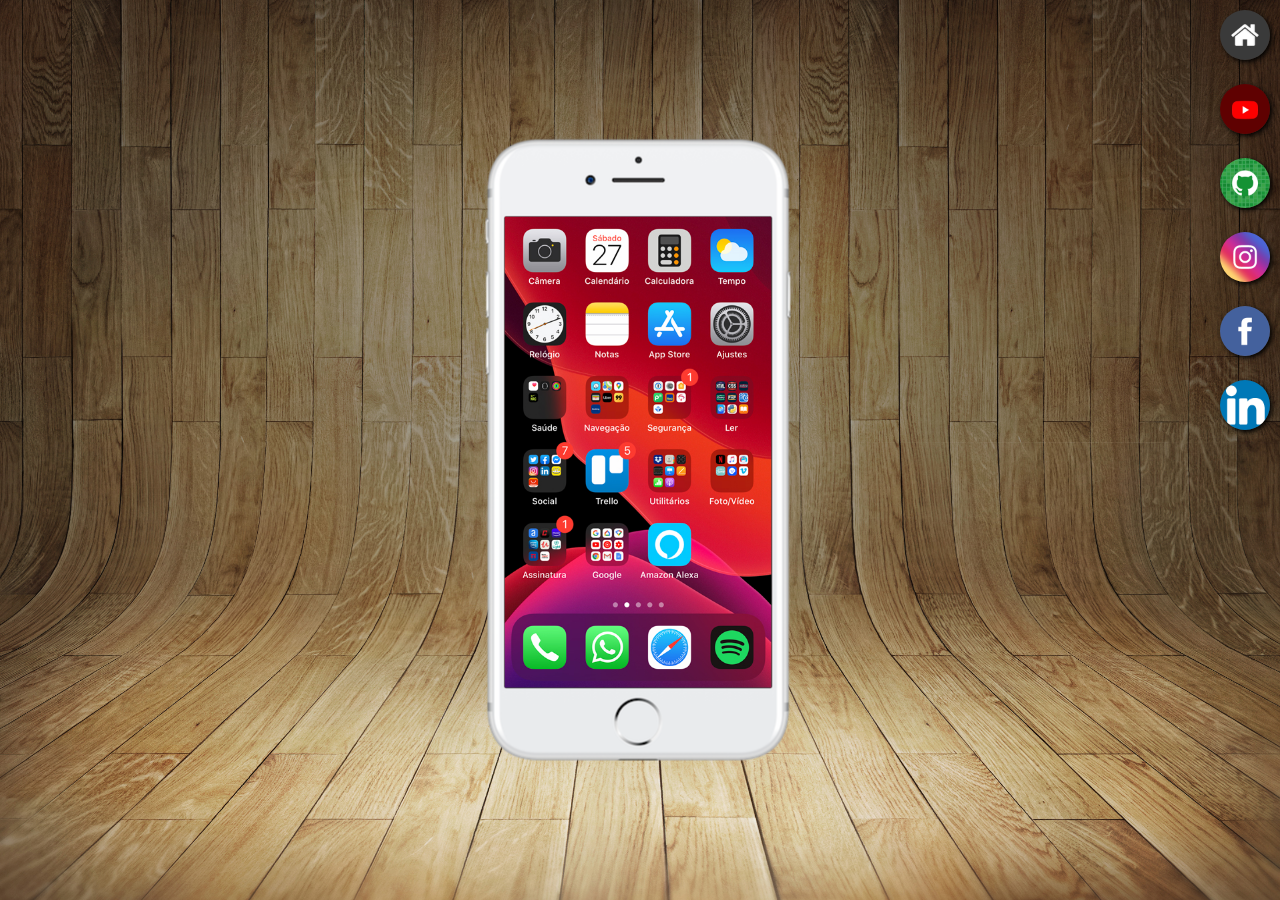
<file: index.html>
<!DOCTYPE html>
<html lang="pt-br">
<head>
    <meta charset="UTF-8">
    <meta http-equiv="X-UA-Compatible" content="IE=edge">
    <meta name="viewport" content="width=device-width, initial-scale=1.0">
    <link rel="shortcut icon" href="favicon.ico" type="image/x-icon">
    <link rel="stylesheet" href="estilos/style.css">
    <title>Projeto Redes Sociais</title>
</head>
<body>
    <main>
        <section id="telefone">
            <iframe src="home.html" name="tela" id="tela" frameborder="0">
                Seu navegador não é compatível com isso.
            </iframe>
        </section>
        <section id="redes-sociais">
            <a href="home.html" target="tela"><img src="imagens/logo-home.jpg" alt="Home"></a><br>
            <a href="youtube.html" target="tela"><img src="imagens/logo-youtube.jpg" alt="Youtube"></a><br>
            <a href="github.html" target="tela"><img src="imagens/logo-github.jpg" alt="GitHub"></a><br>
            <a href="instagram.html" target="tela"><img src="imagens/logo-instagram.jpg" alt="Instagram"></a><br>
            <a href="facebook.html" target="tela"><img src="imagens/logo-facebook.jpg" alt="Facebook"></a><br>
            <a href="linkedin.html" target="tela"><img src="imagens/logo linkedin.jpg" alt="linkedin"></a>
        </section>
    </main>
</body>
</html>
</file>
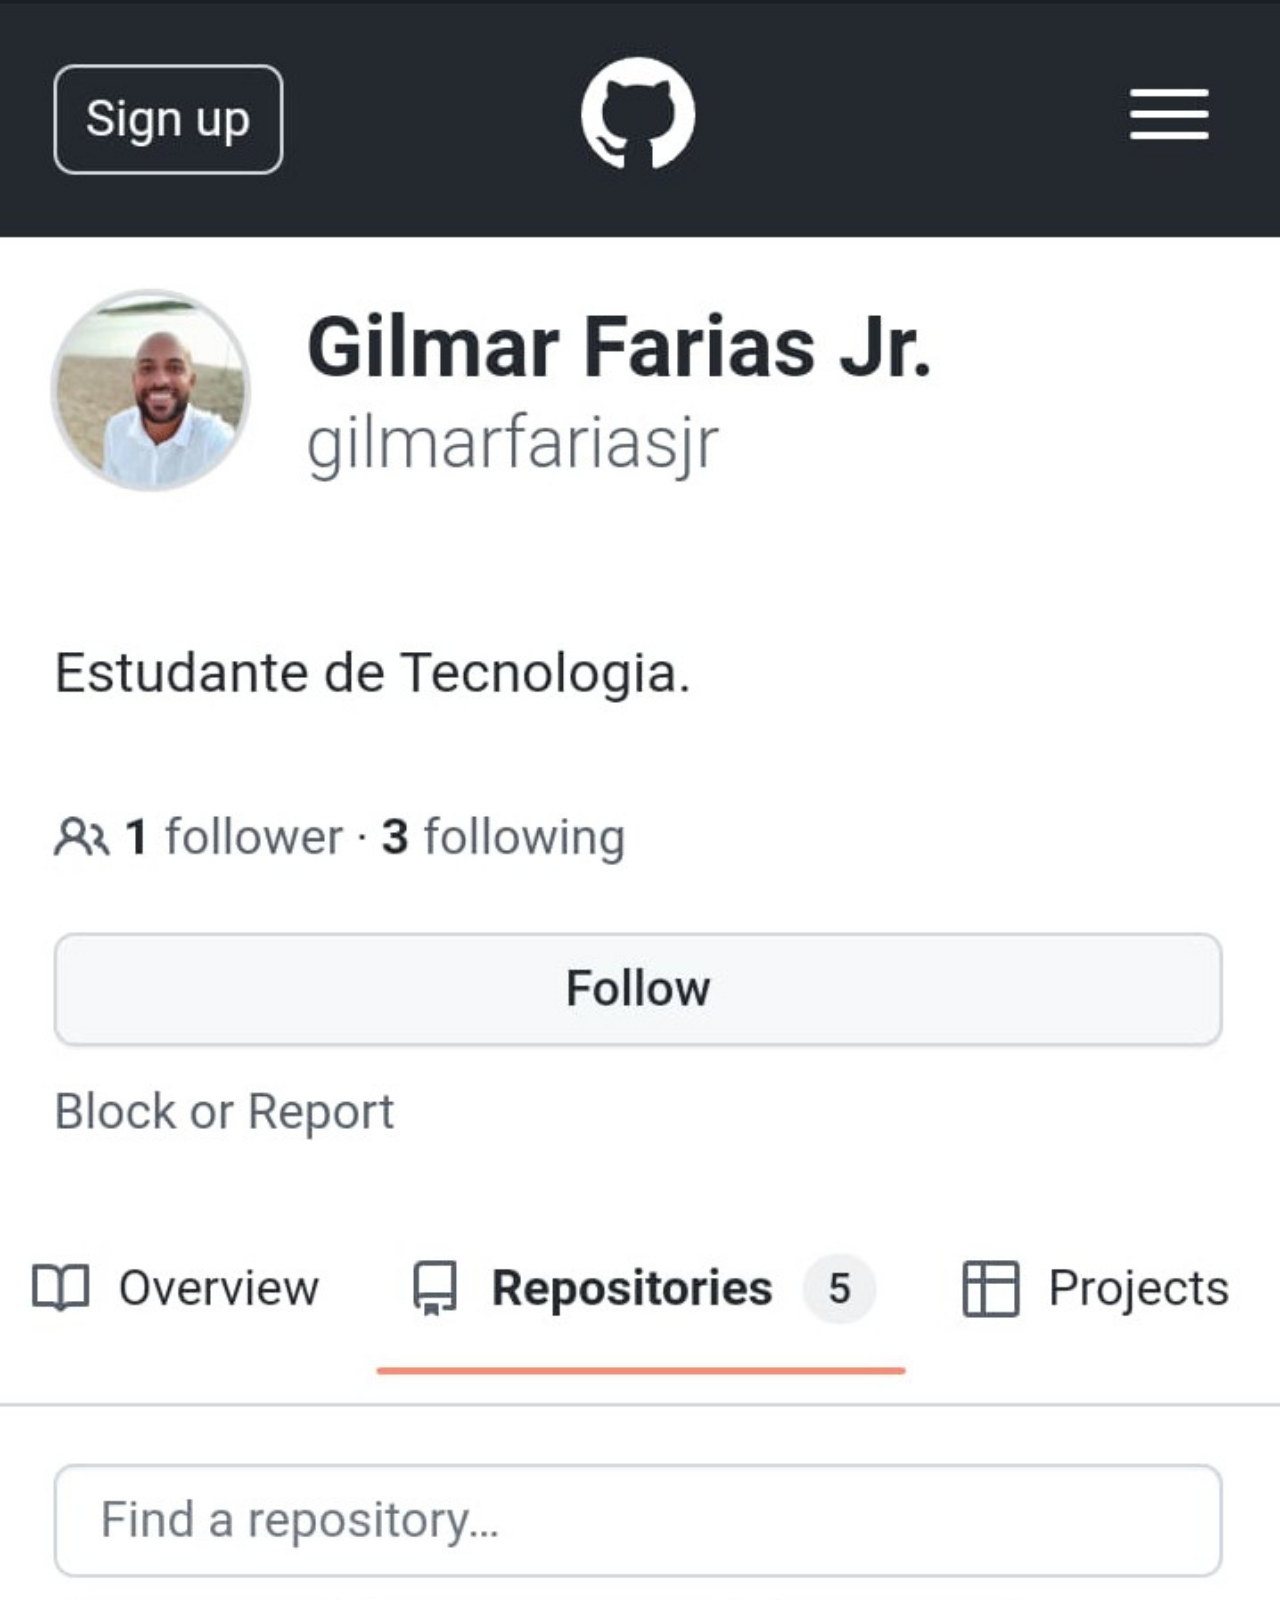
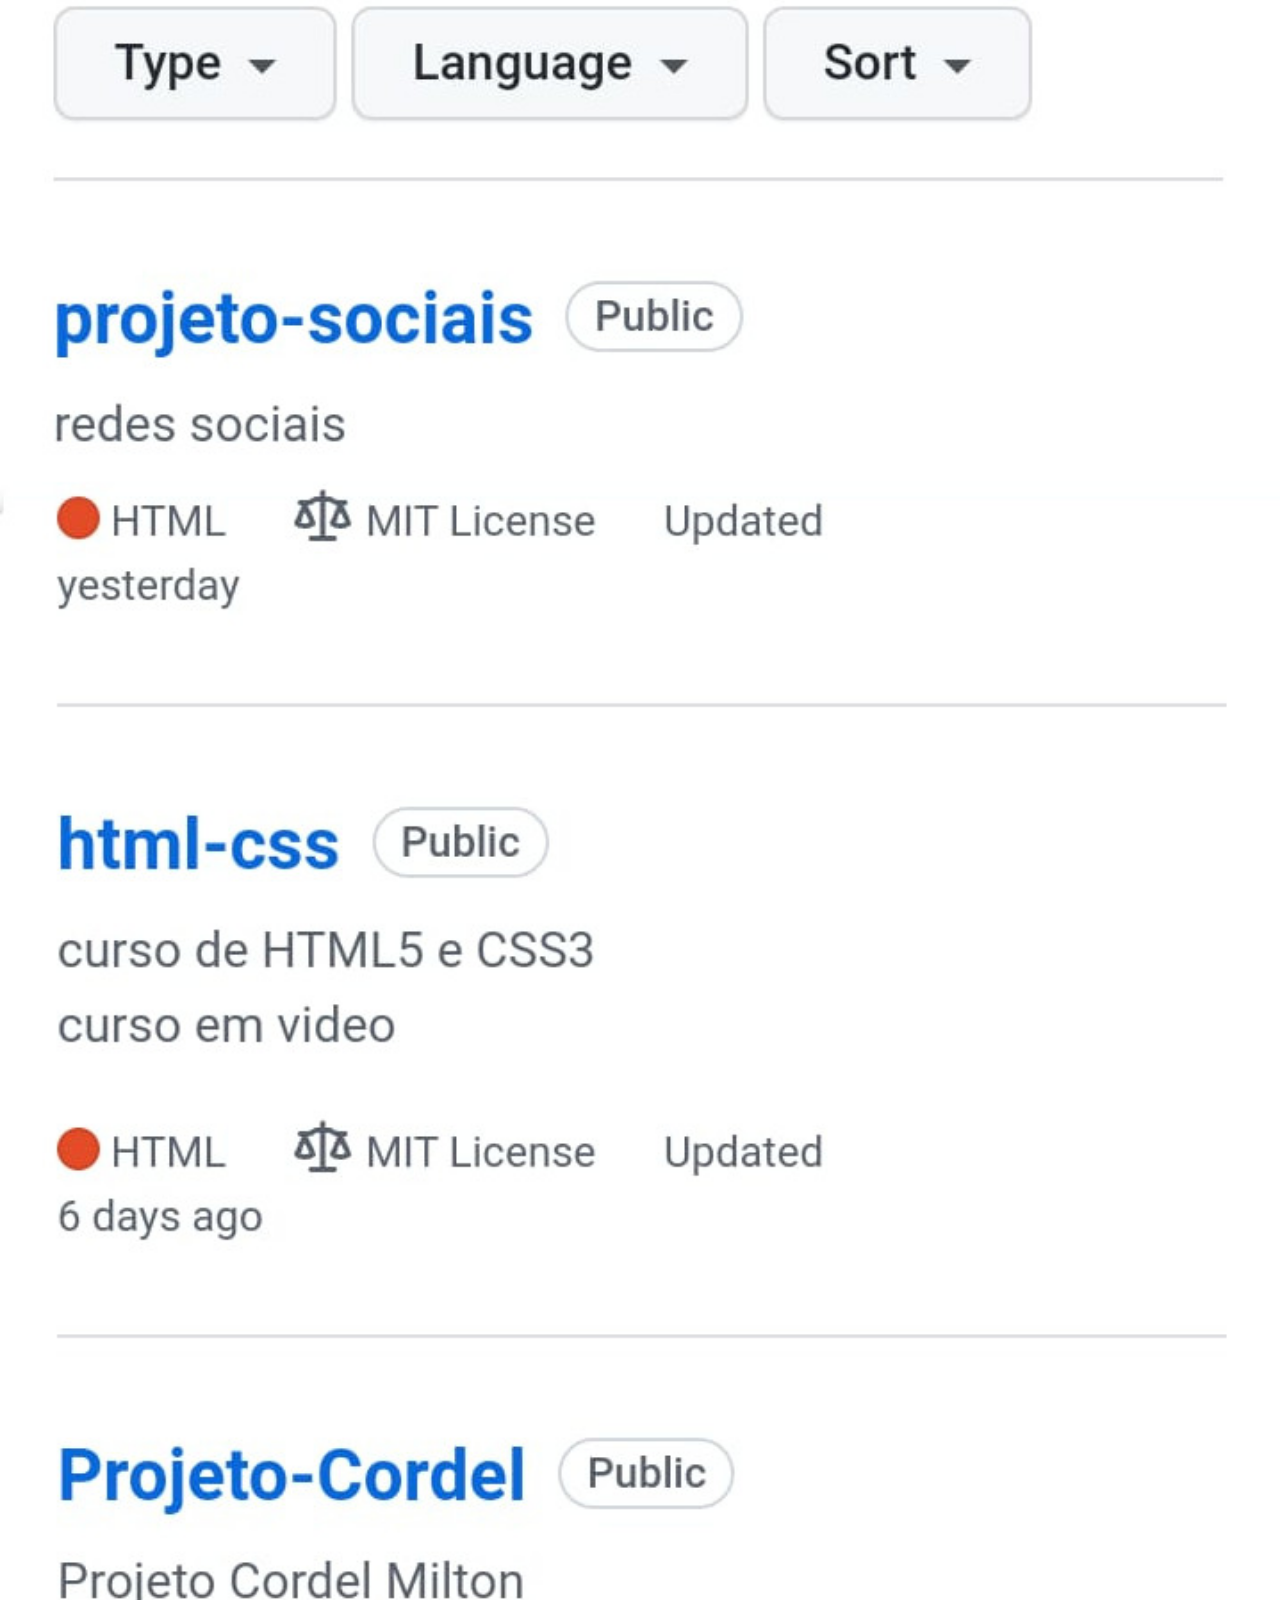
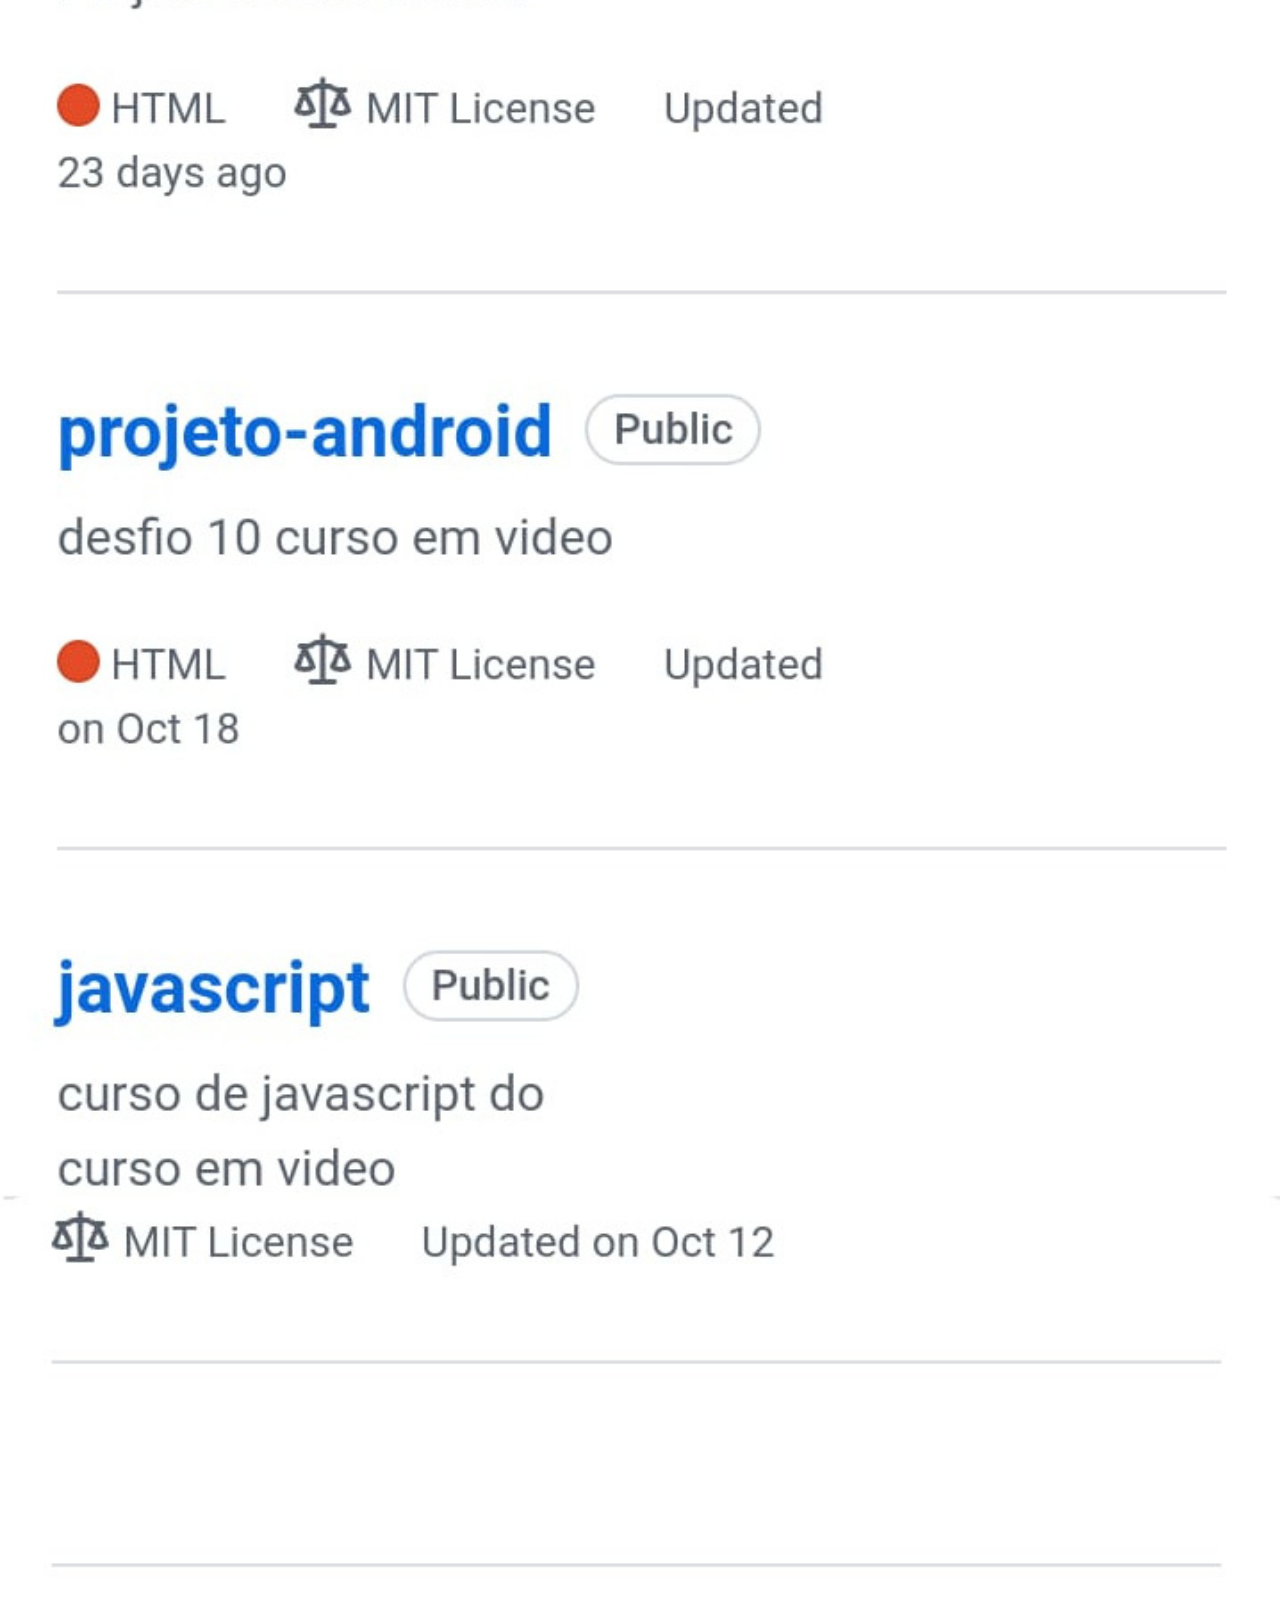
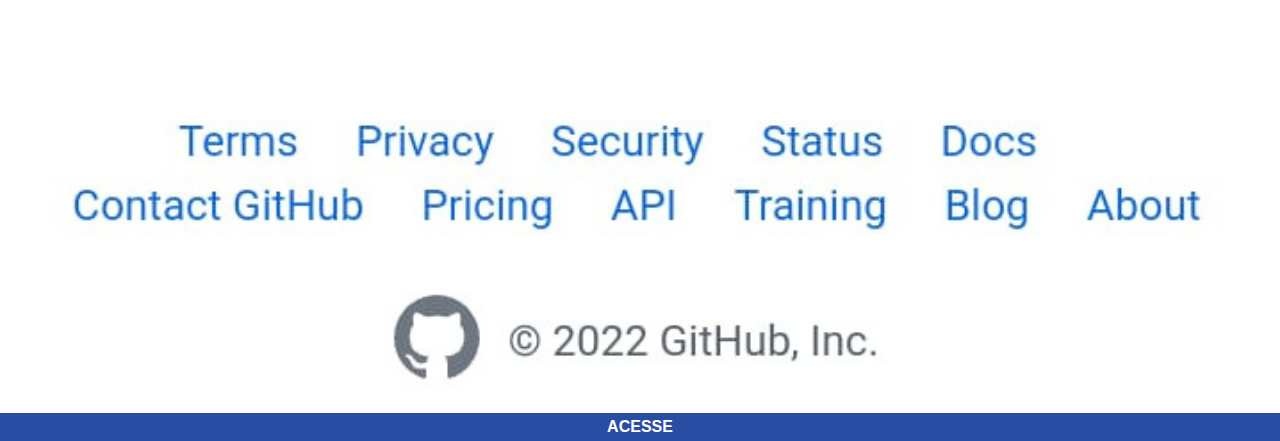
<file: github.html>
<!DOCTYPE html>
<html lang="pt-br">
<head>
    <meta charset="UTF-8">
    <meta http-equiv="X-UA-Compatible" content="IE=edge">
    <meta name="viewport" content="width=device-width, initial-scale=1.0">
    <title>Github</title>
    <link rel="stylesheet" href="estilos/social.css">
</head>
<body>
    <img src="imagens/github.jpeg" alt="Github">
    <a href="https://github.com/gilmarfariasjr?tab=repositories" target="_blank"> ACESSE</a>
</body>
</html>
</file>
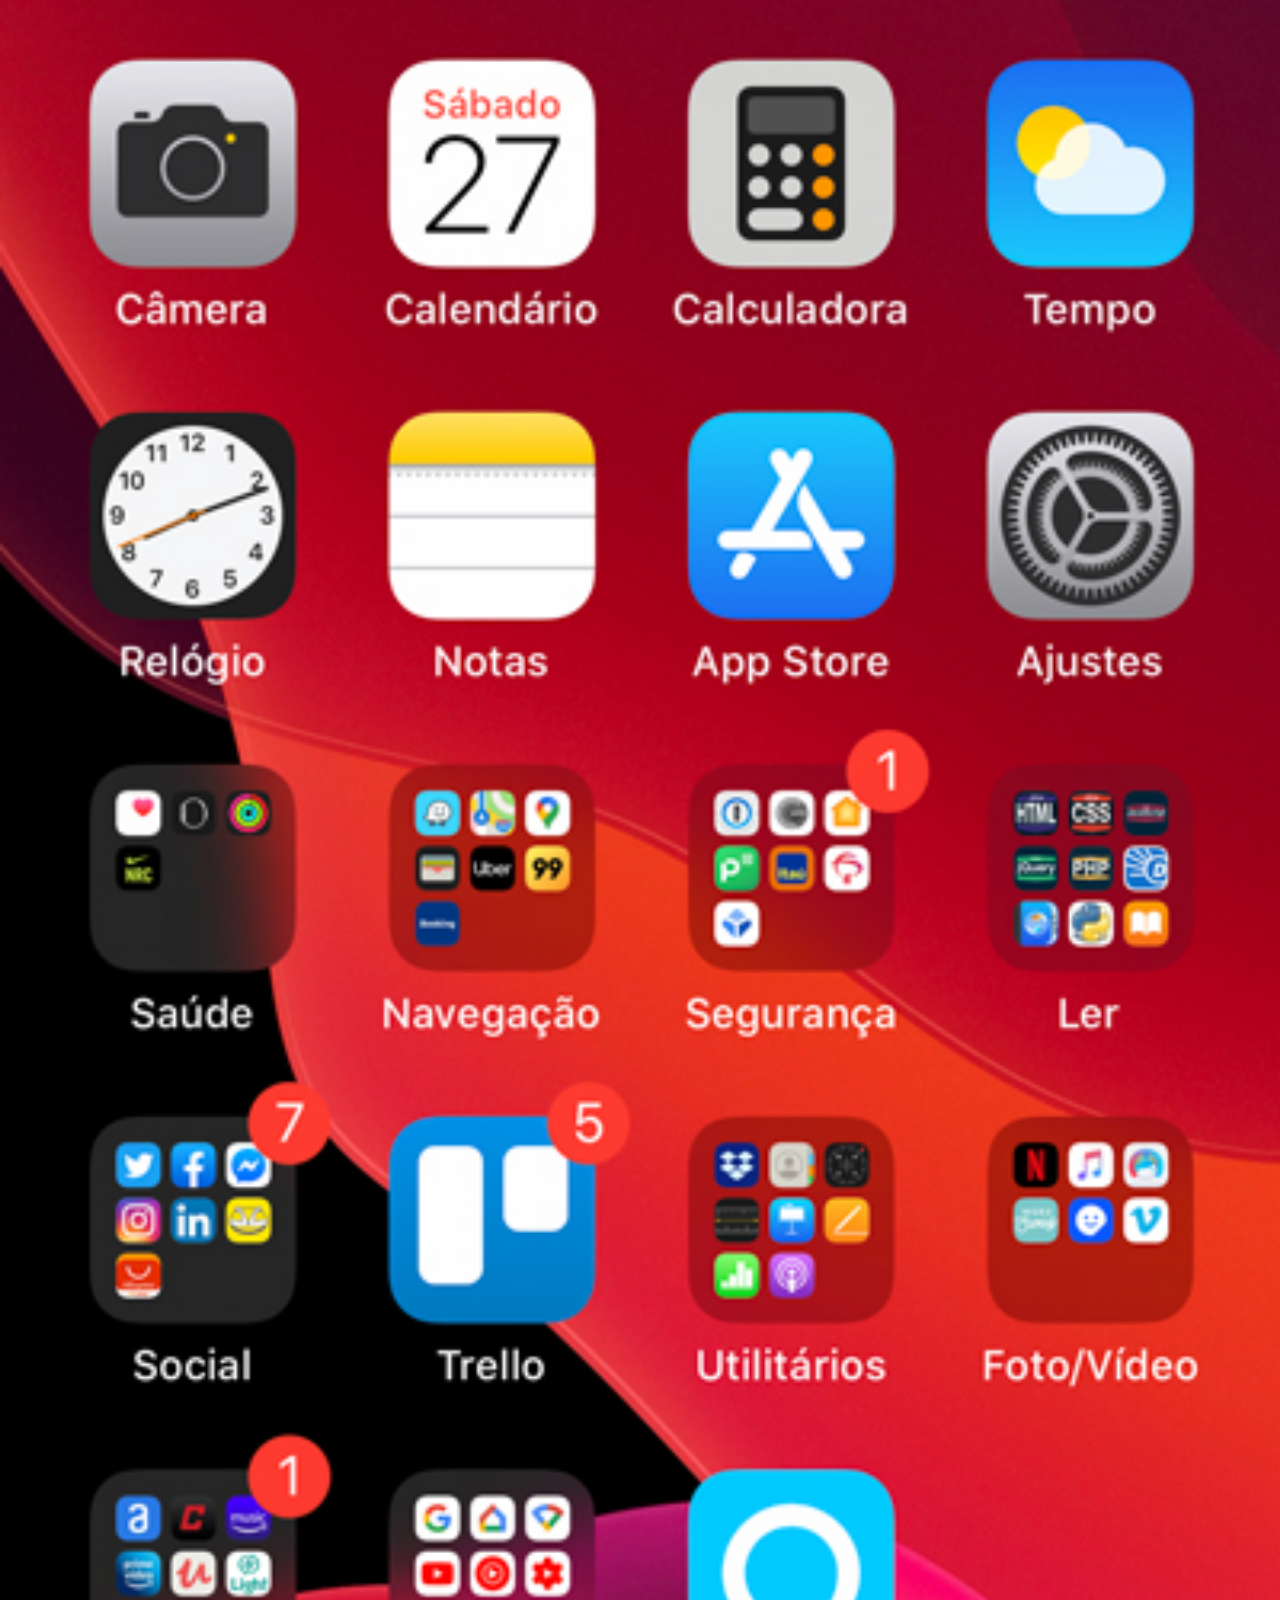
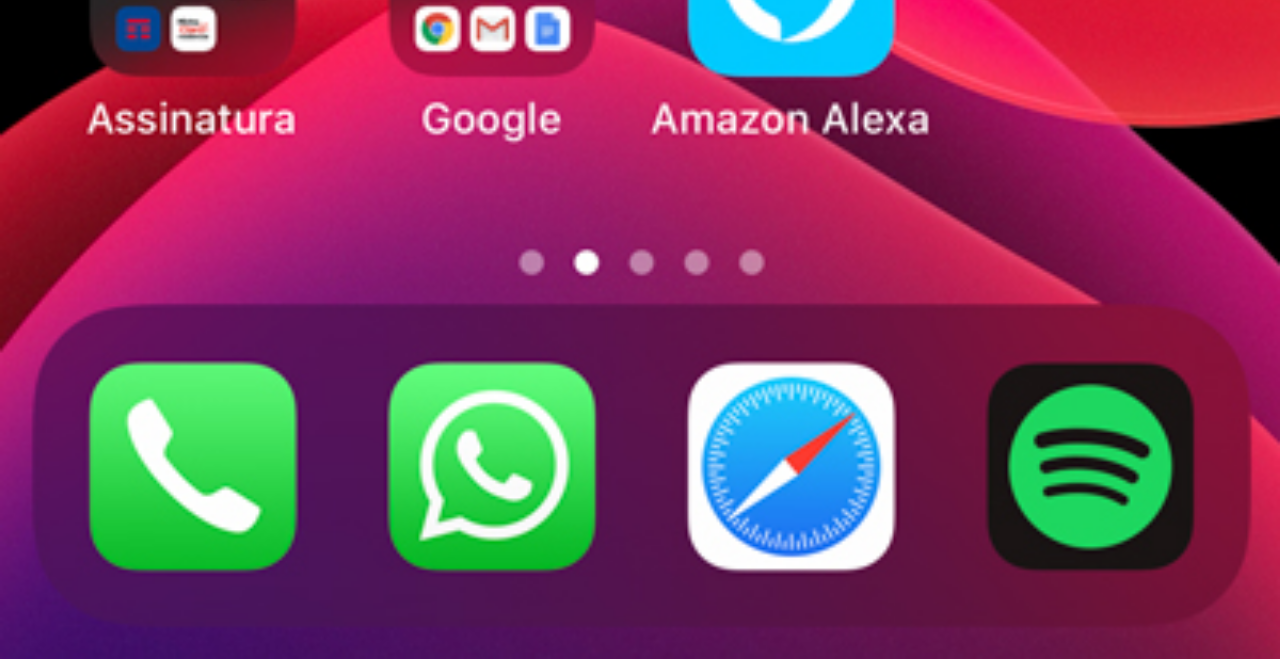
<file: home.html>
<!DOCTYPE html>
<html lang="pt-br">
<head>
    <meta charset="UTF-8">
    <meta http-equiv="X-UA-Compatible" content="IE=edge">
    <meta name="viewport" content="width=device-width, initial-scale=1.0">
    <title>Home</title>
    <link rel="stylesheet" href="estilos/social.css">
</head>
<body>
    <img src="imagens/tela-home.jpg" alt="home">
</body>
</html>
</file>
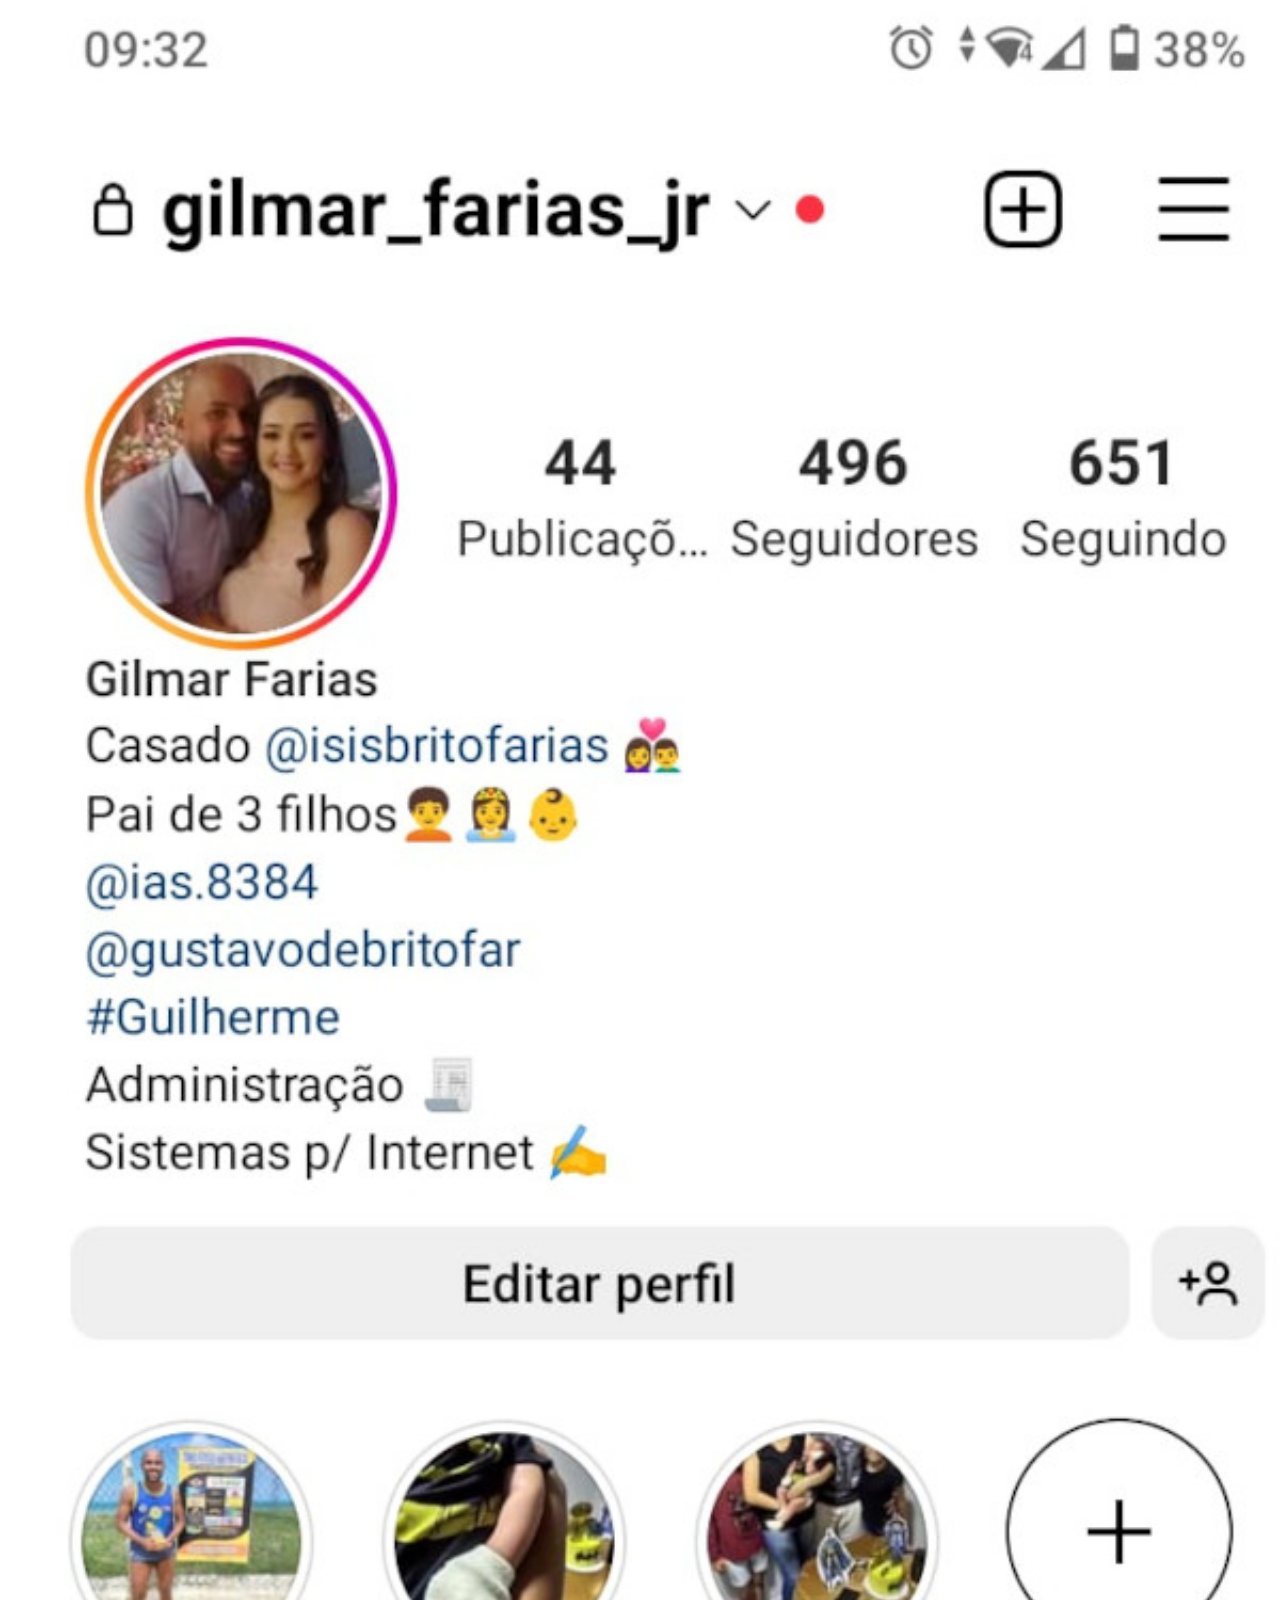
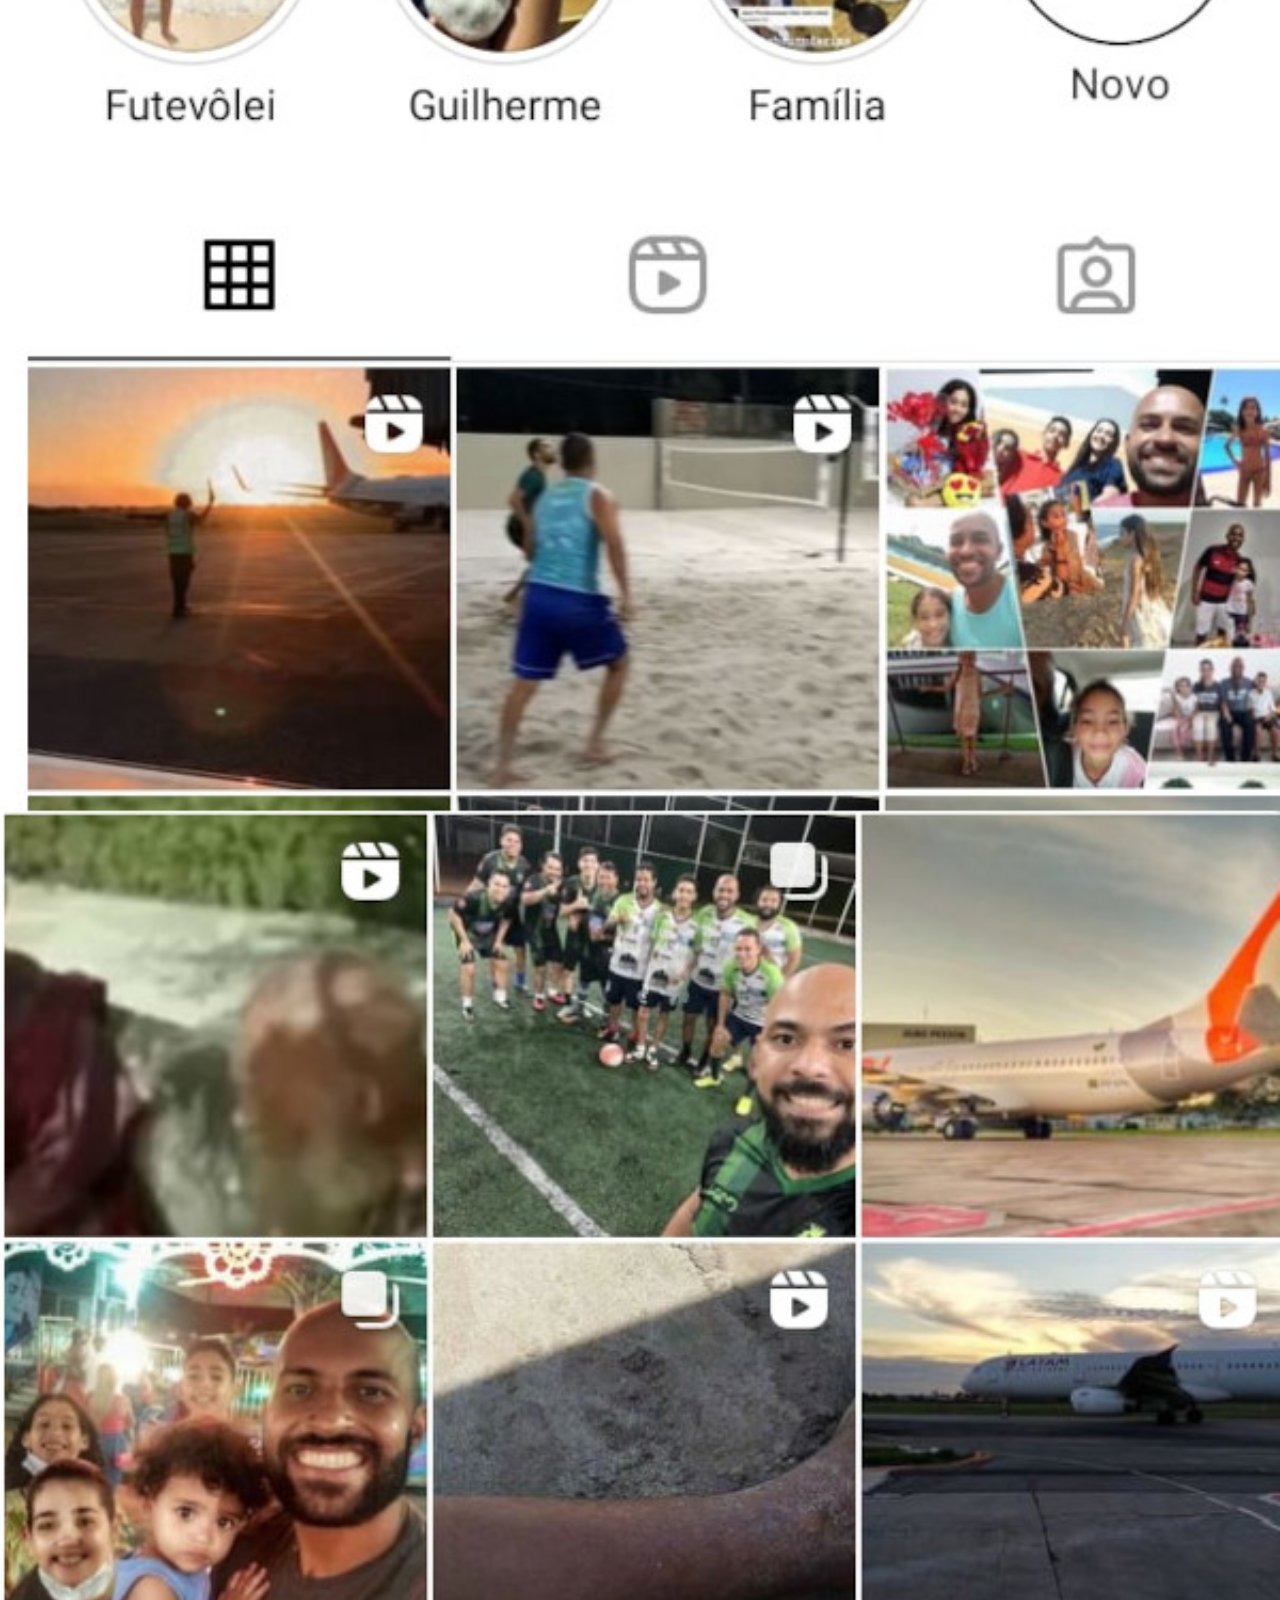
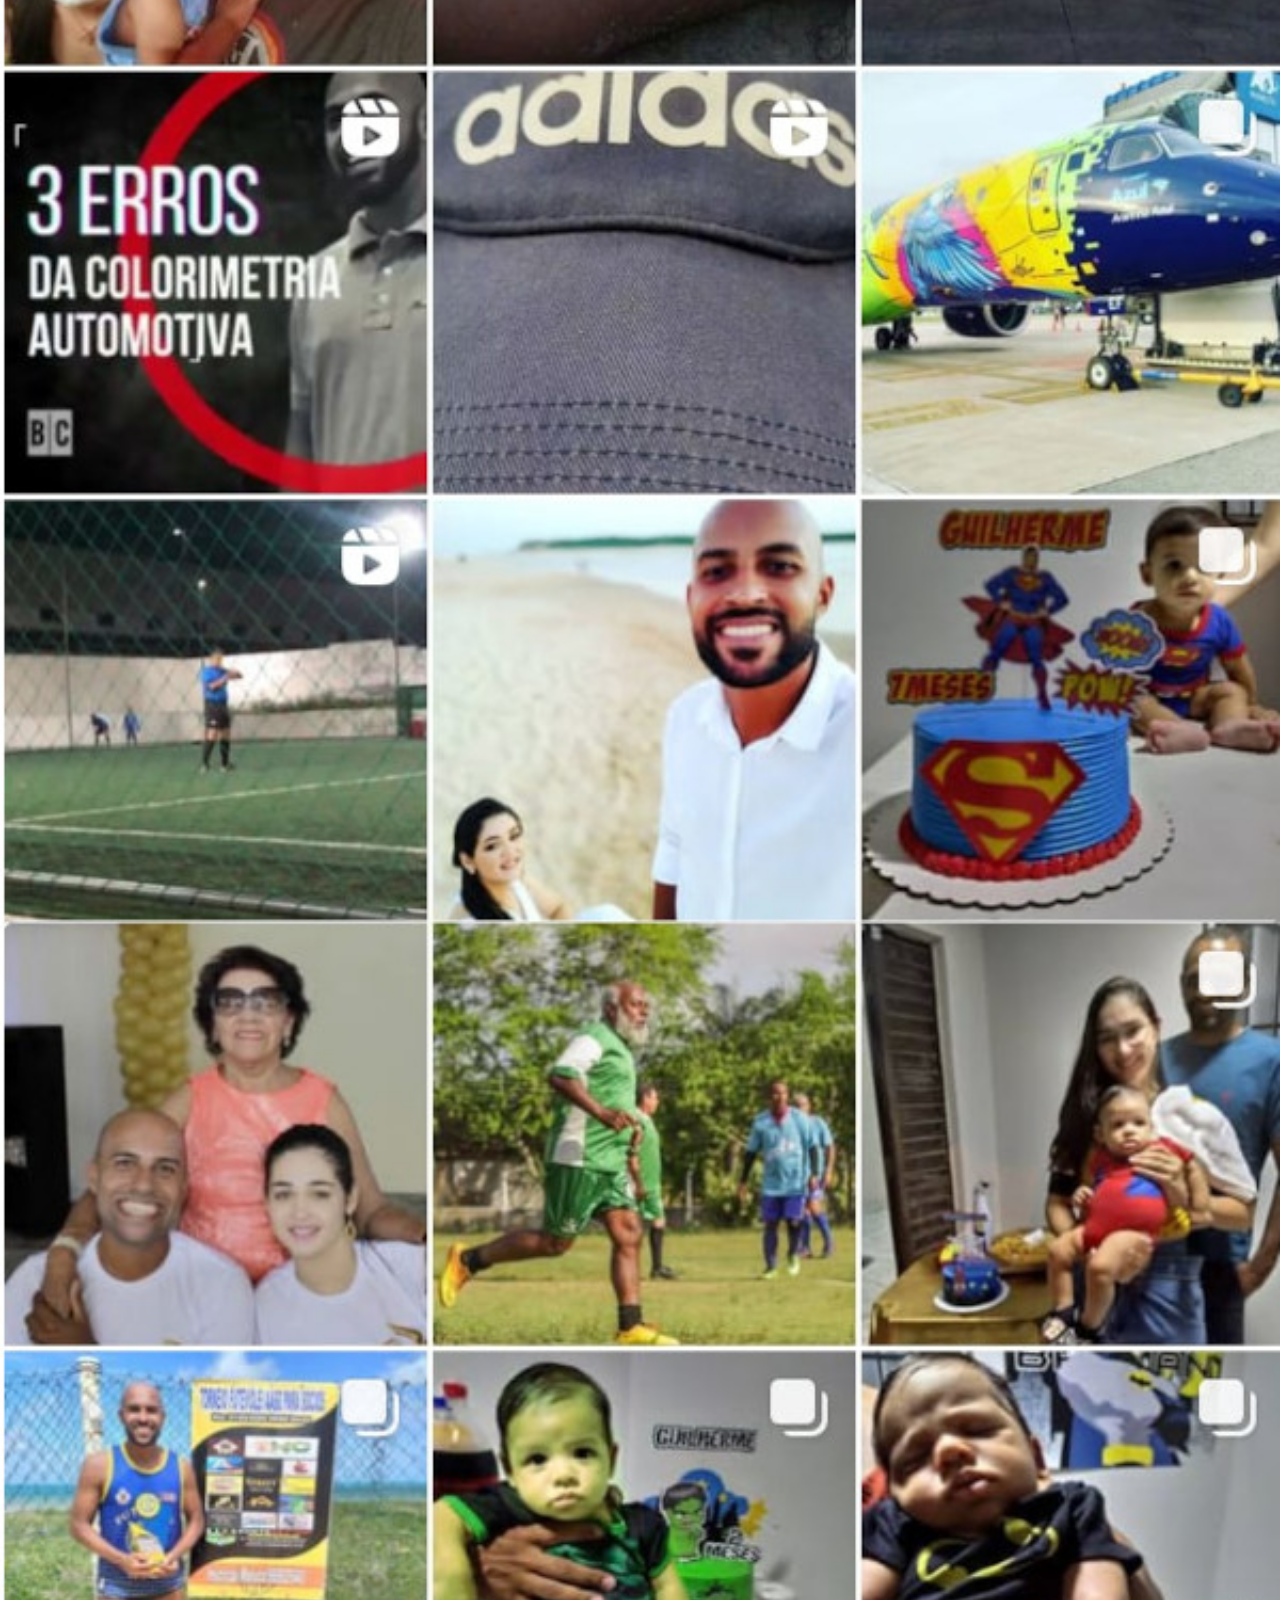
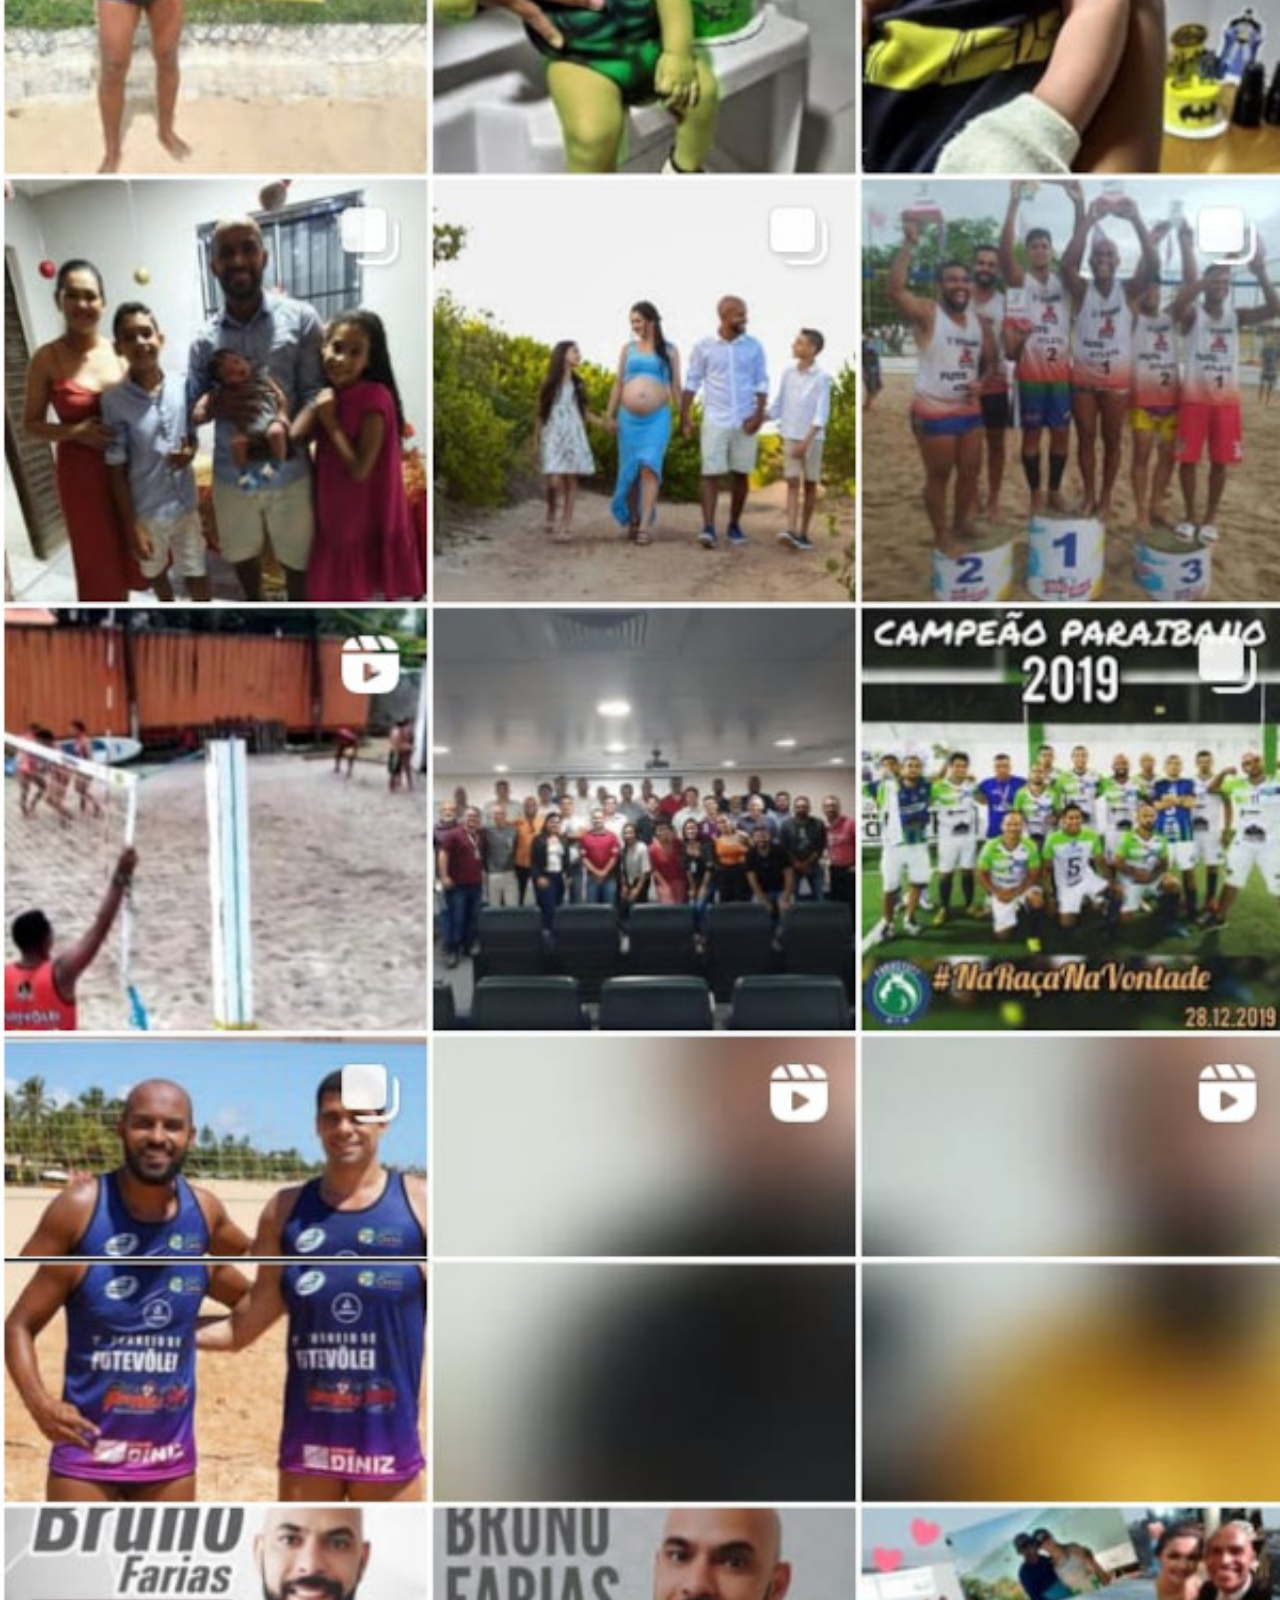
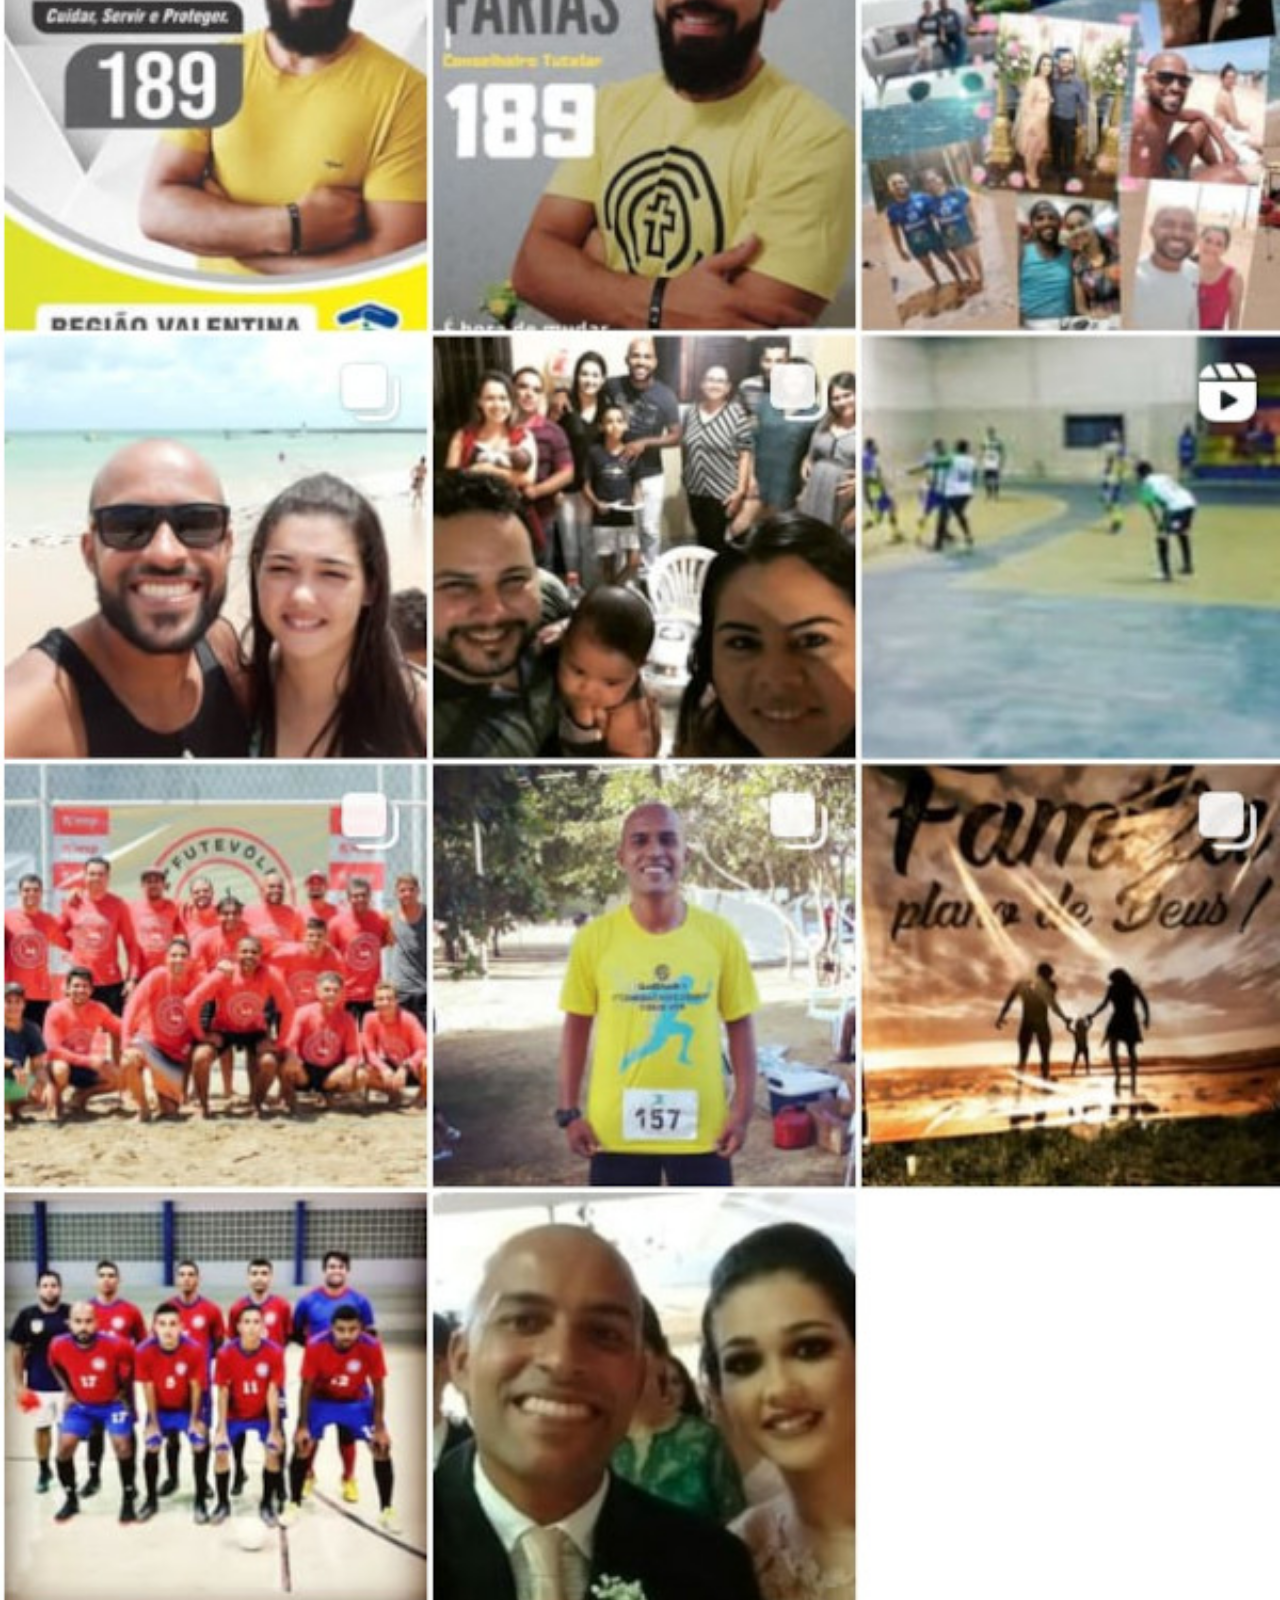
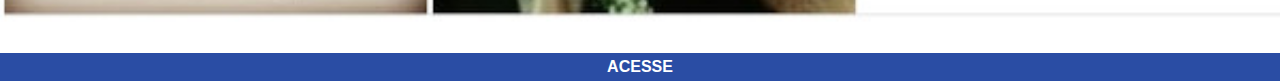
<file: instagram.html>
<!DOCTYPE html>
<html lang="pt-br">
<head>
    <meta charset="UTF-8">
    <meta http-equiv="X-UA-Compatible" content="IE=edge">
    <meta name="viewport" content="width=device-width, initial-scale=1.0">
    <title>Instagram</title>
    <link rel="stylesheet" href="estilos/social.css">
</head>
<body>
    <img src="imagens/instagram.jpeg" alt="Instagram">
    <a href="https://www.instagram.com/gilmar_farias_jr/" target="_blank">ACESSE</a>
</body>
</html>
</file>
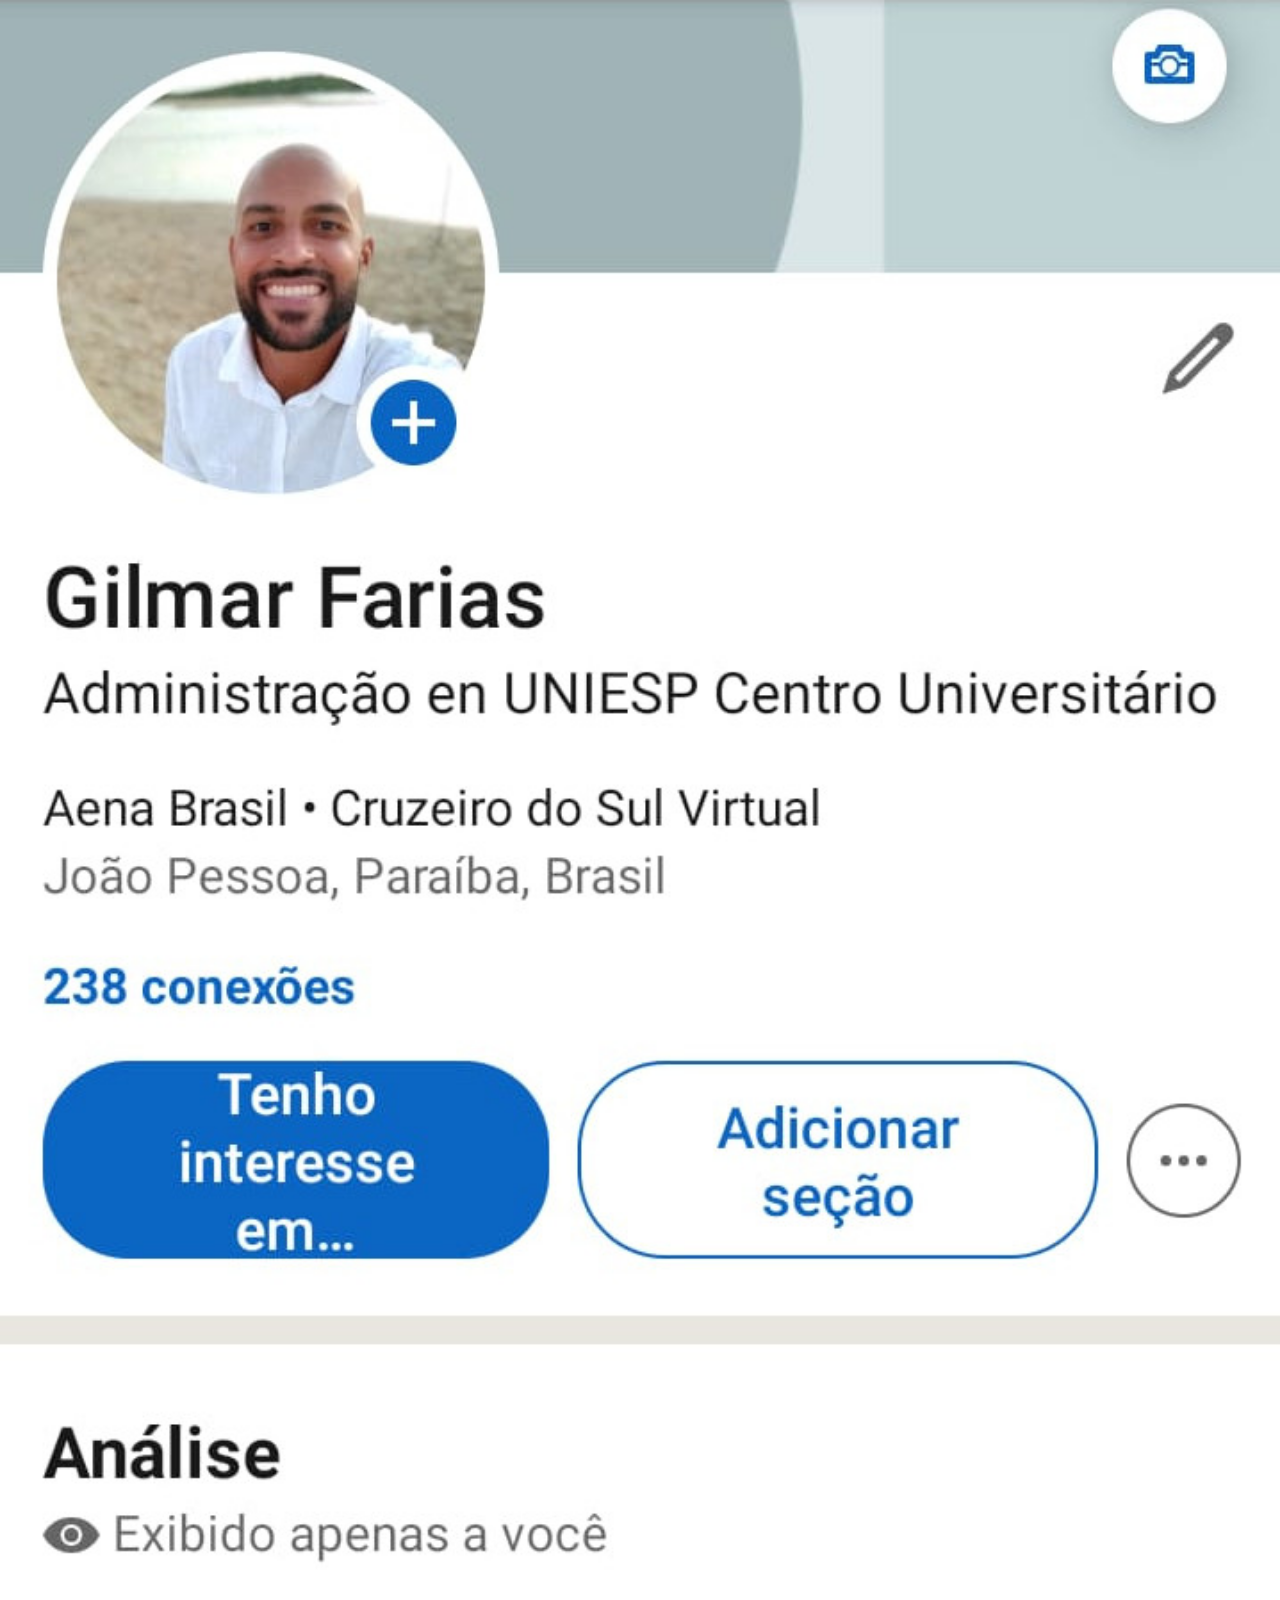
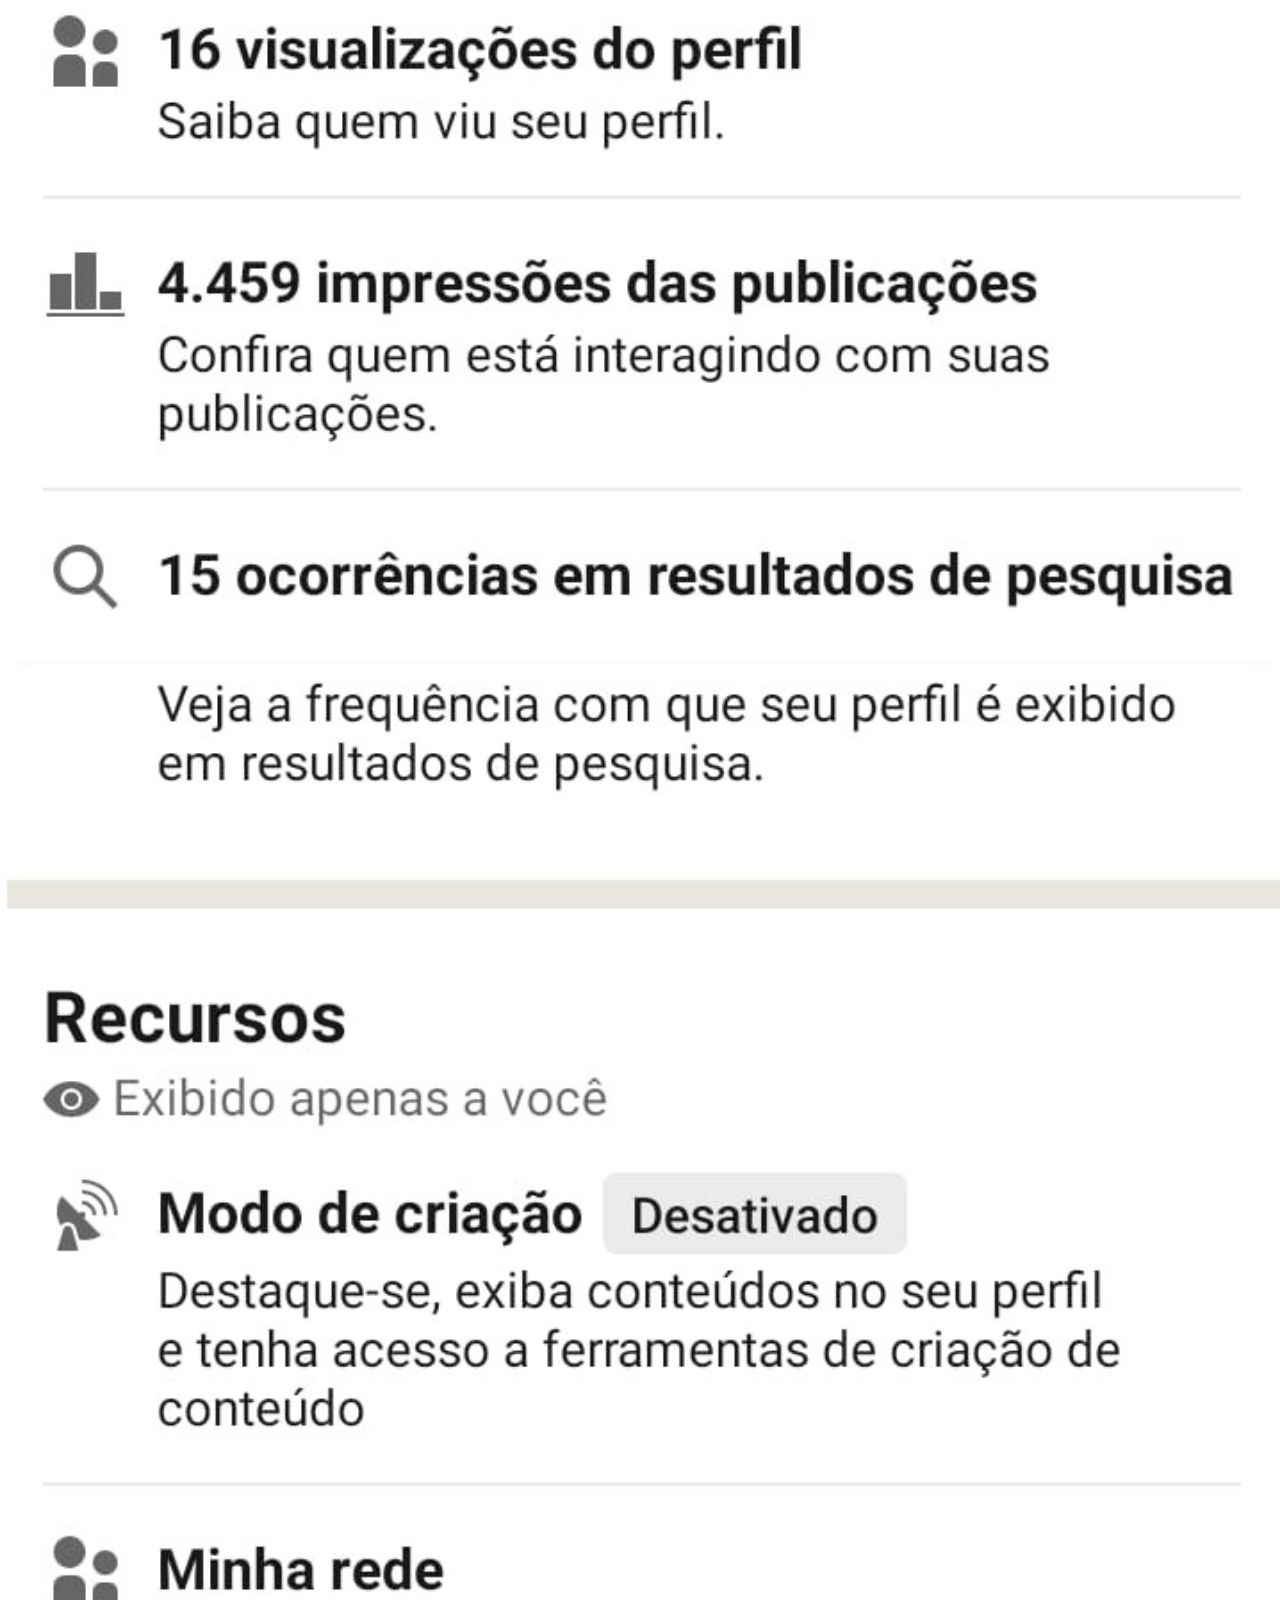
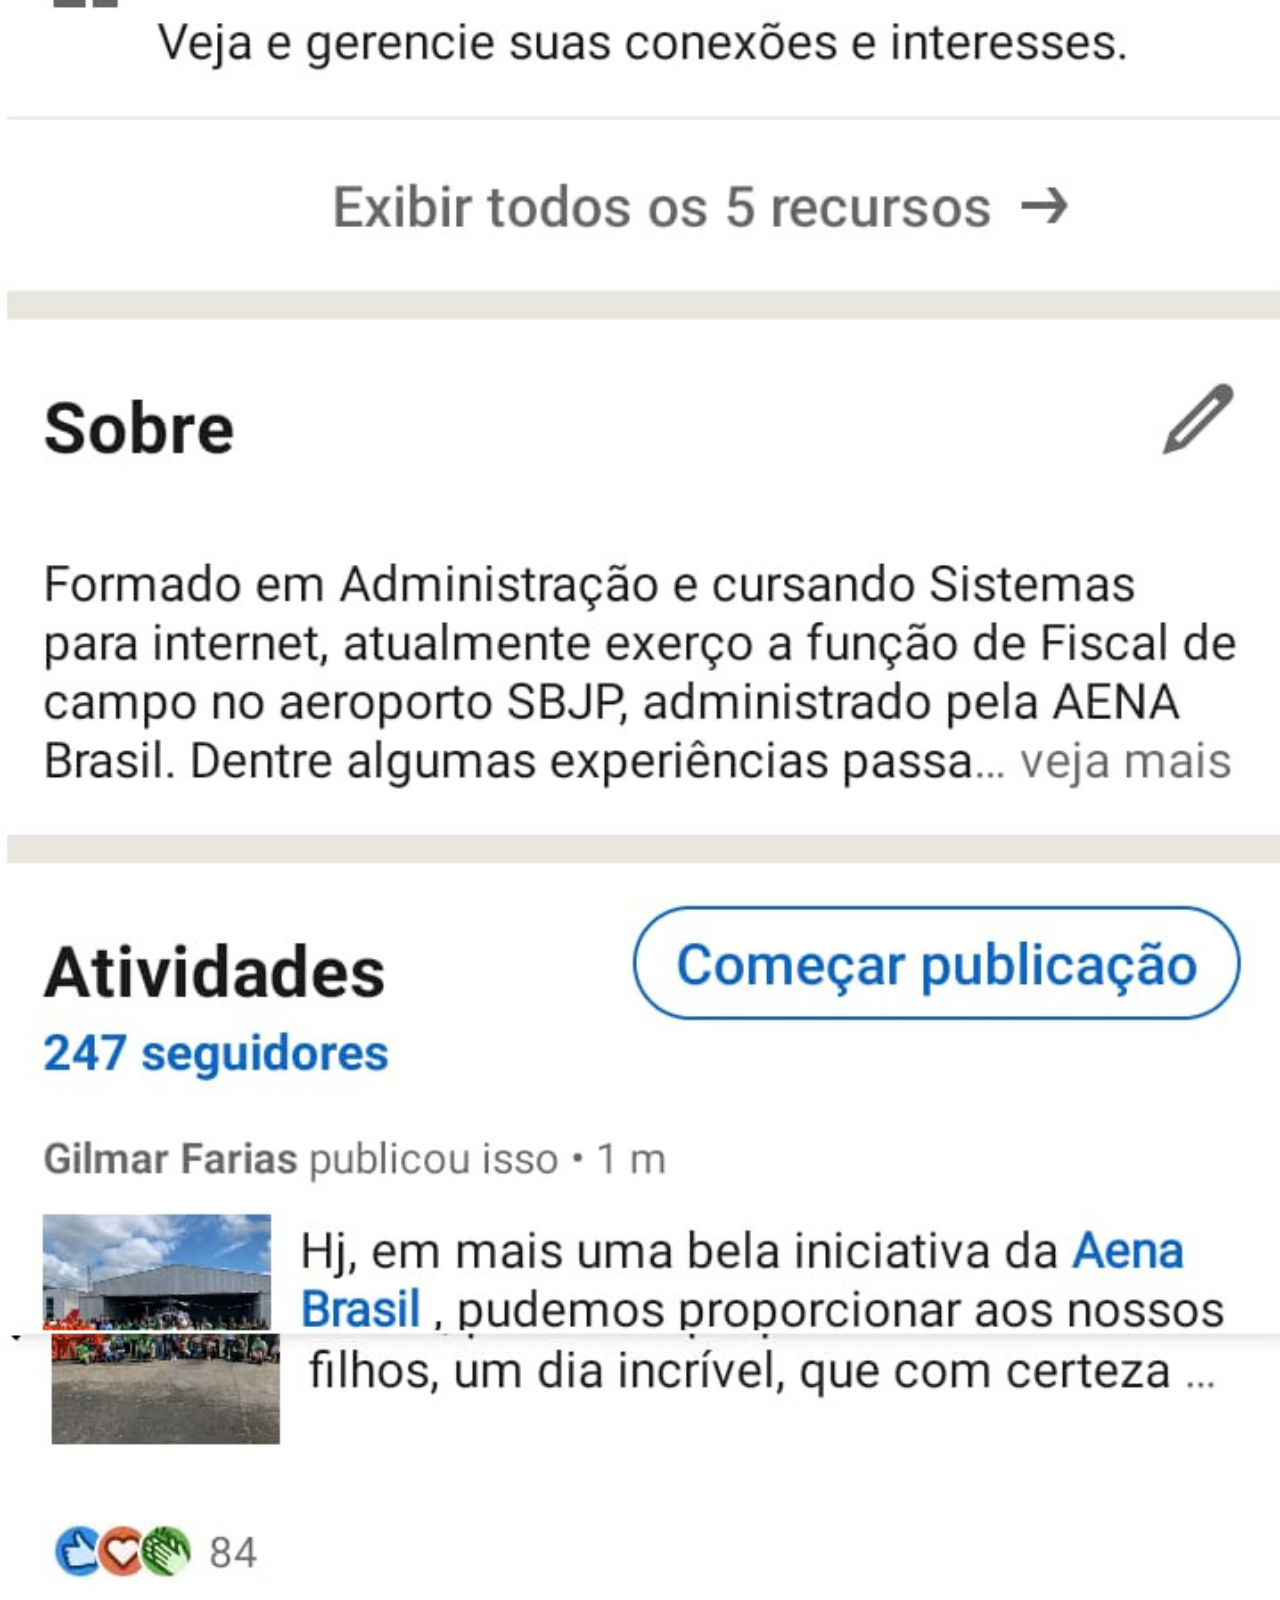
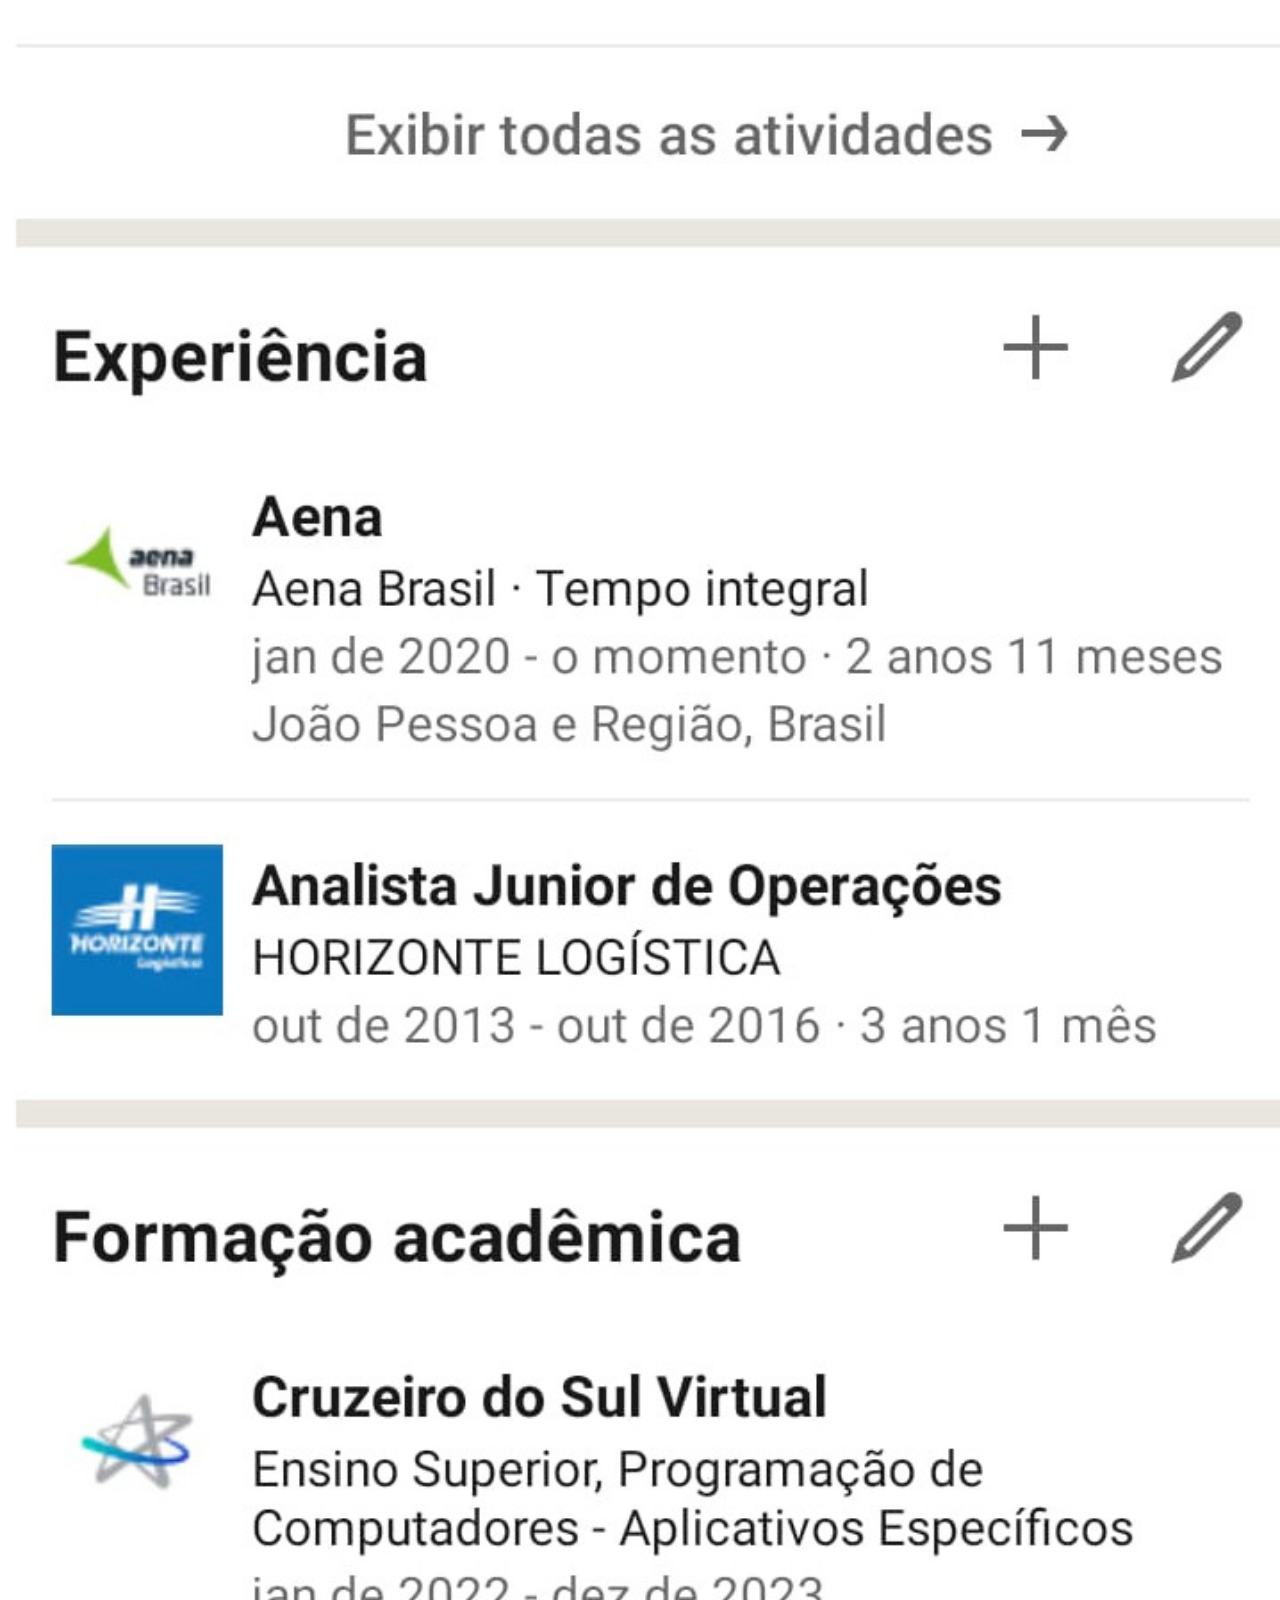
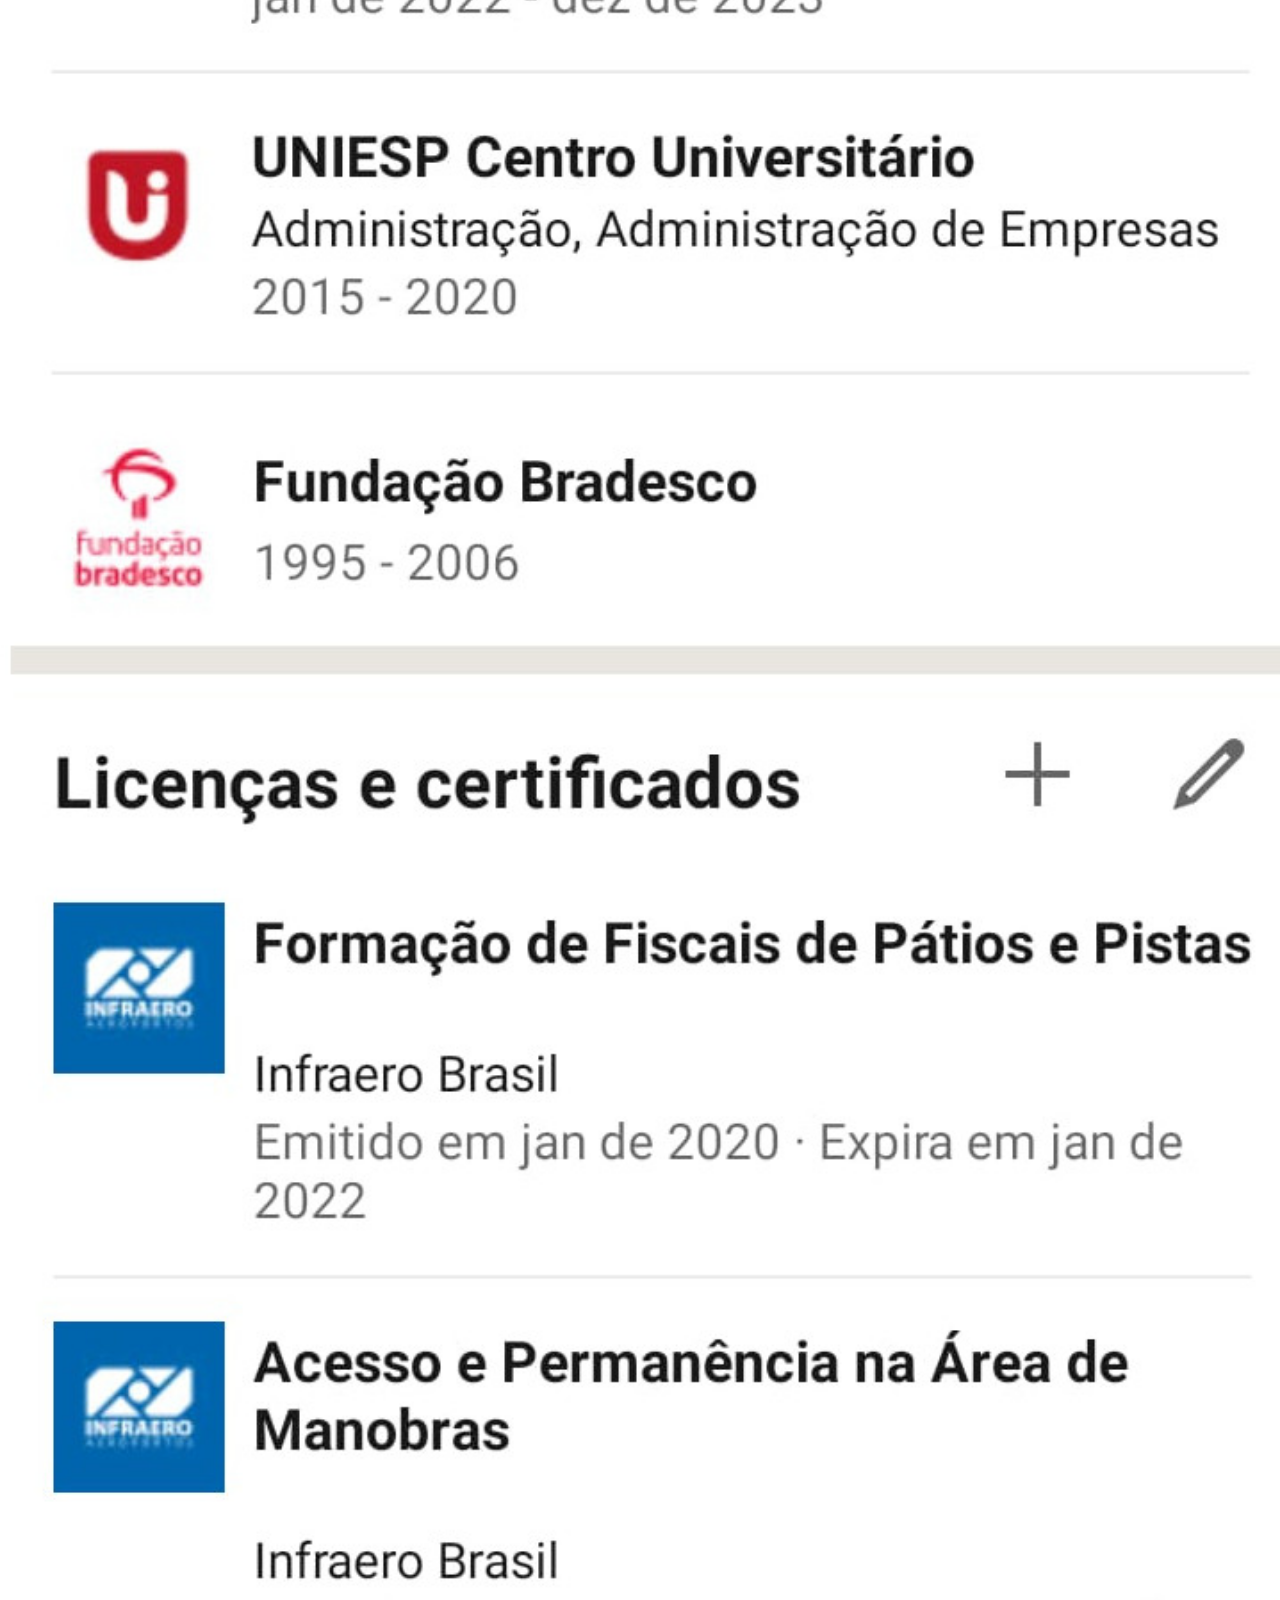
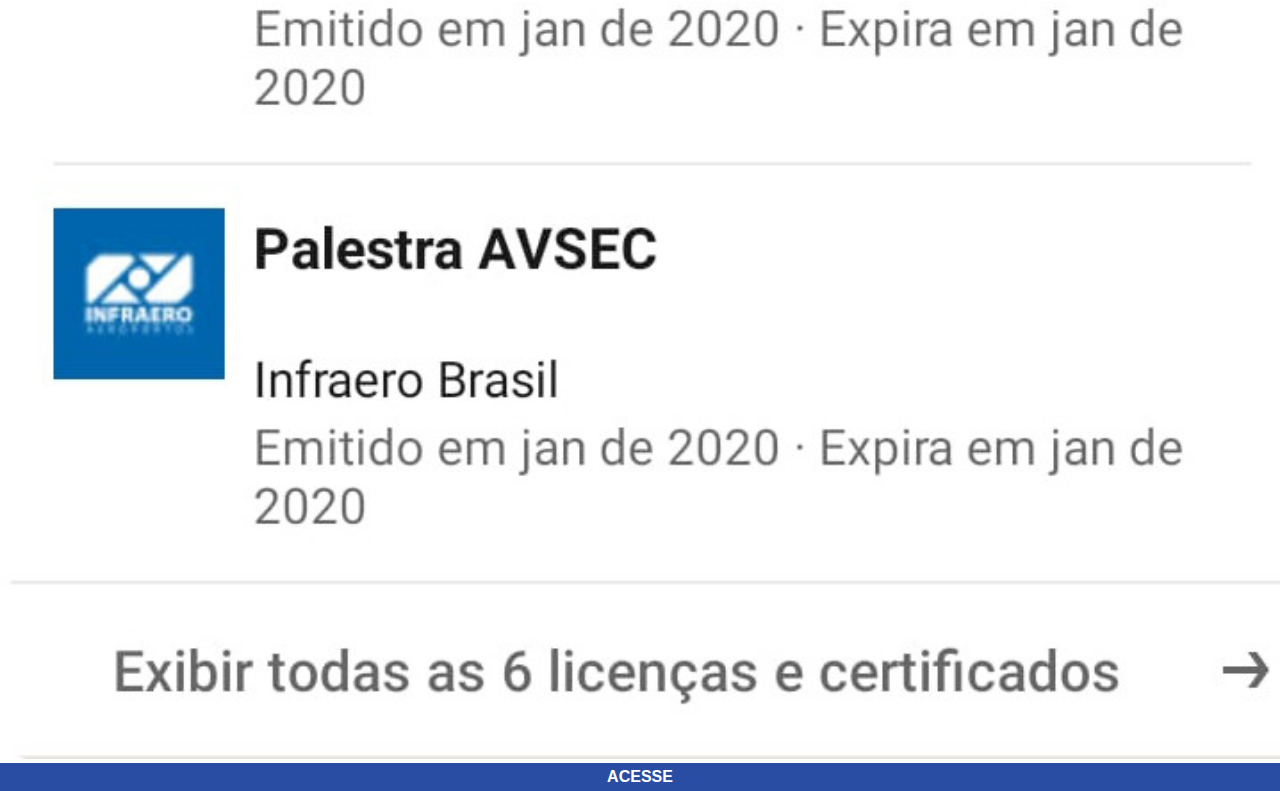
<file: linkedin.html>
<!DOCTYPE html>
<html lang="pt-br">
<head>
    <meta charset="UTF-8">
    <meta http-equiv="X-UA-Compatible" content="IE=edge">
    <meta name="viewport" content="width=device-width, initial-scale=1.0">
    <title>linkedin</title>
    <link rel="stylesheet" href="estilos/social.css">
</head>
<body>
    <img src="imagens/linkedin.jpeg" alt="linkedin">
    <a href="https://www.linkedin.com/in/gilmar-farias-a10405199/" target="_blank">ACESSE</a>
</body>
</html>
</file>
<file: estilos/style.css>
@charset "UTF-8";

*{
    margin: 0px;
    padding: 0px;
    font-family: Arial, Helvetica, sans-serif;
}

html, body{
    background-color: black;
}

body{
    background: url(../imagens/fundo-madeira.jpg) no-repeat top center;
    background-size: cover;
    background-attachment: fixed;
}

main{
    height: 100vh;
    position: relative;
}

section#telefone{
    position: absolute;
    top: 50%;
    left: 50%;
    transform: translate(-50%, -50%);
    height: 627px;
    width: 315px;
    background: url(../imagens/frame-iphone.png) no-repeat;
}

iframe#tela{
    position: relative;
    top: 80px;
    left: 22px;
    width: 267px;
    height: 500px;
    background-attachment: fixed;
    background-size: cover;
}

section#redes-sociais{
    text-align: right;
}

section#redes-sociais img{
    width: 50px;
    margin: 10px;
    border-radius: 50%;
    box-shadow: 2px 2px 5px rgba(0,0,0.400);
    box-sizing: border-box;
}

section#redes-sociais img:hover{
    border: 2px solid rgba(255,255,255,0.637);
    transform: translate(-3px, -3px);
    box-shadow: 5px 5px 10px rgba(0,0,0,0.623);
    transition: transform .3s, border 1s;
}
</file>
<file: estilos/social.css>
@charset "UTF-8";

*{
    margin: 0px;
    padding: 0px;
    font-family: Arial, Helvetica, sans-serif;
}

::-webkit-scrollbar{
    width: 0px;
    height: 0px;
}

img{
    width: 100%;
}

a{
    display: block;
    background-color: rgb(42, 77, 164);
    color: white;
    padding: 5px;
    text-align: center;
    font-weight: bolder;
    text-decoration: none;
}

a:hover{
    background-color: red;
}
</file>
